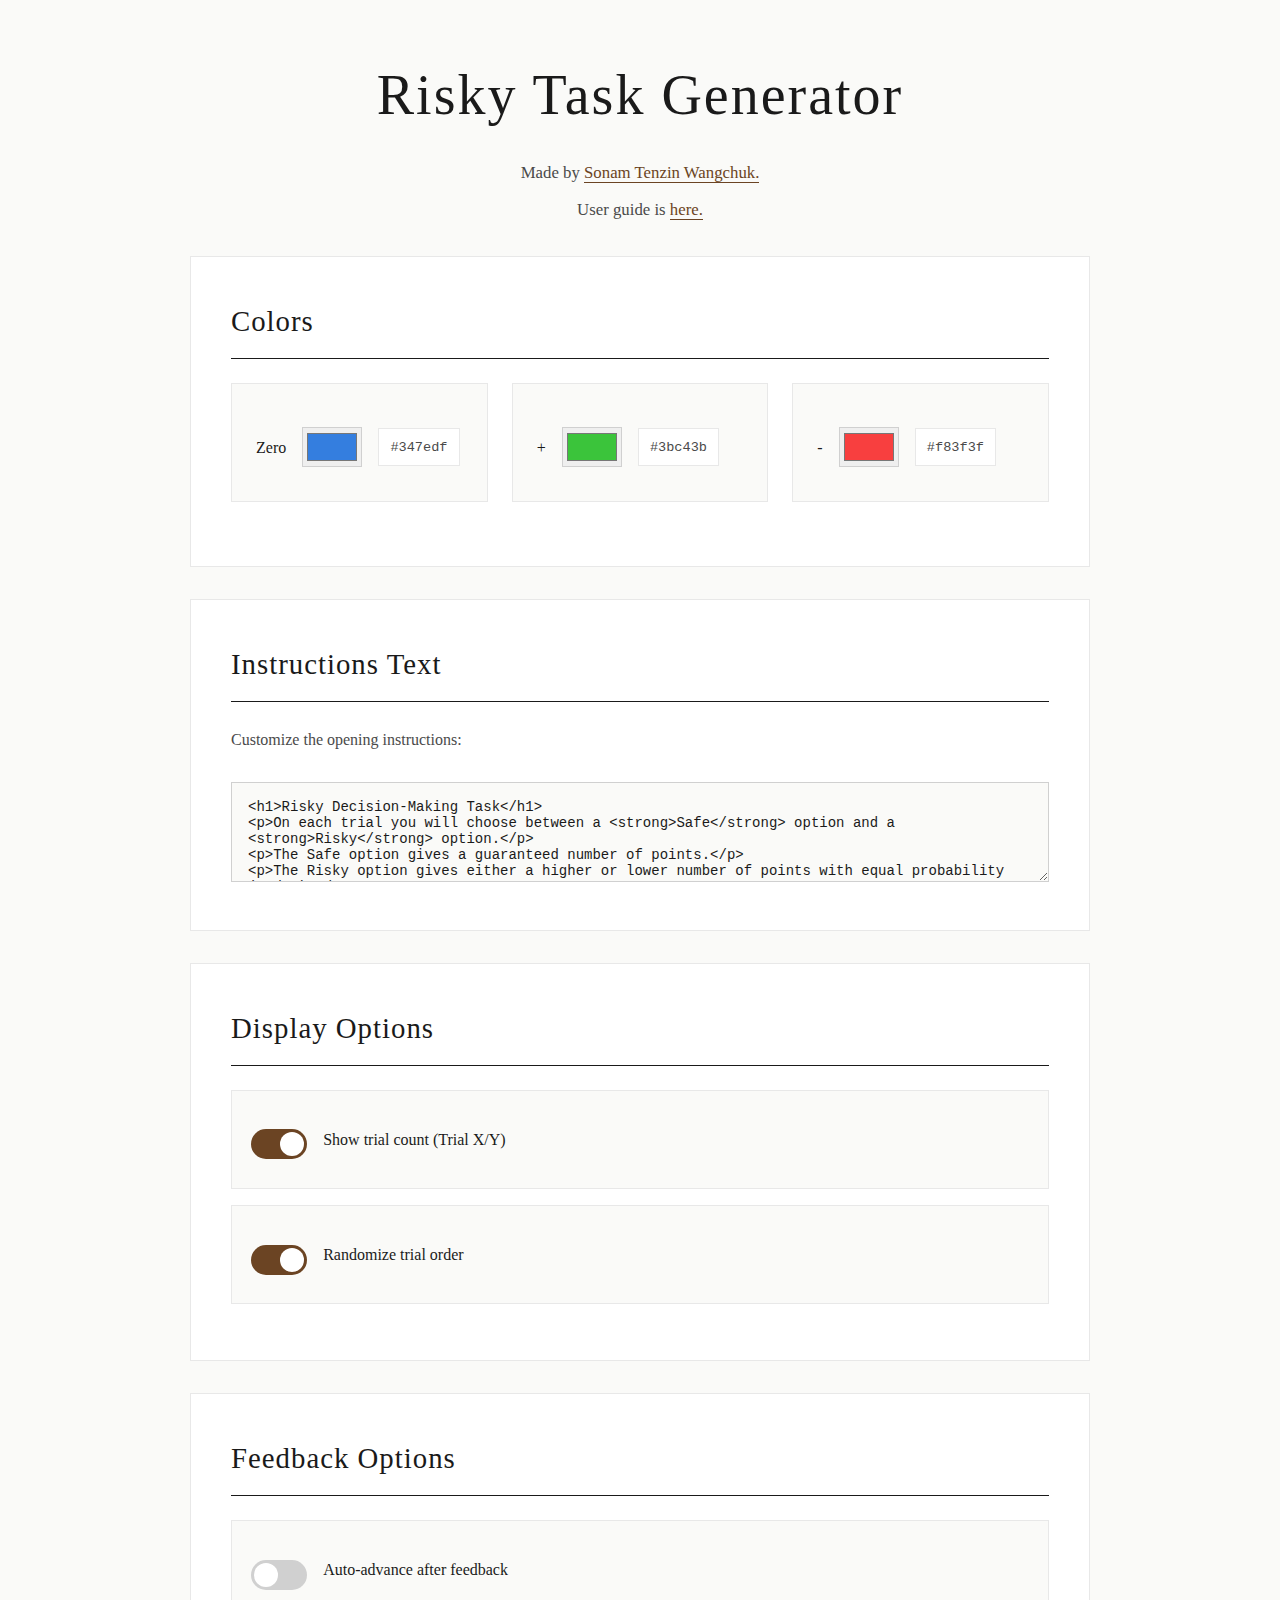
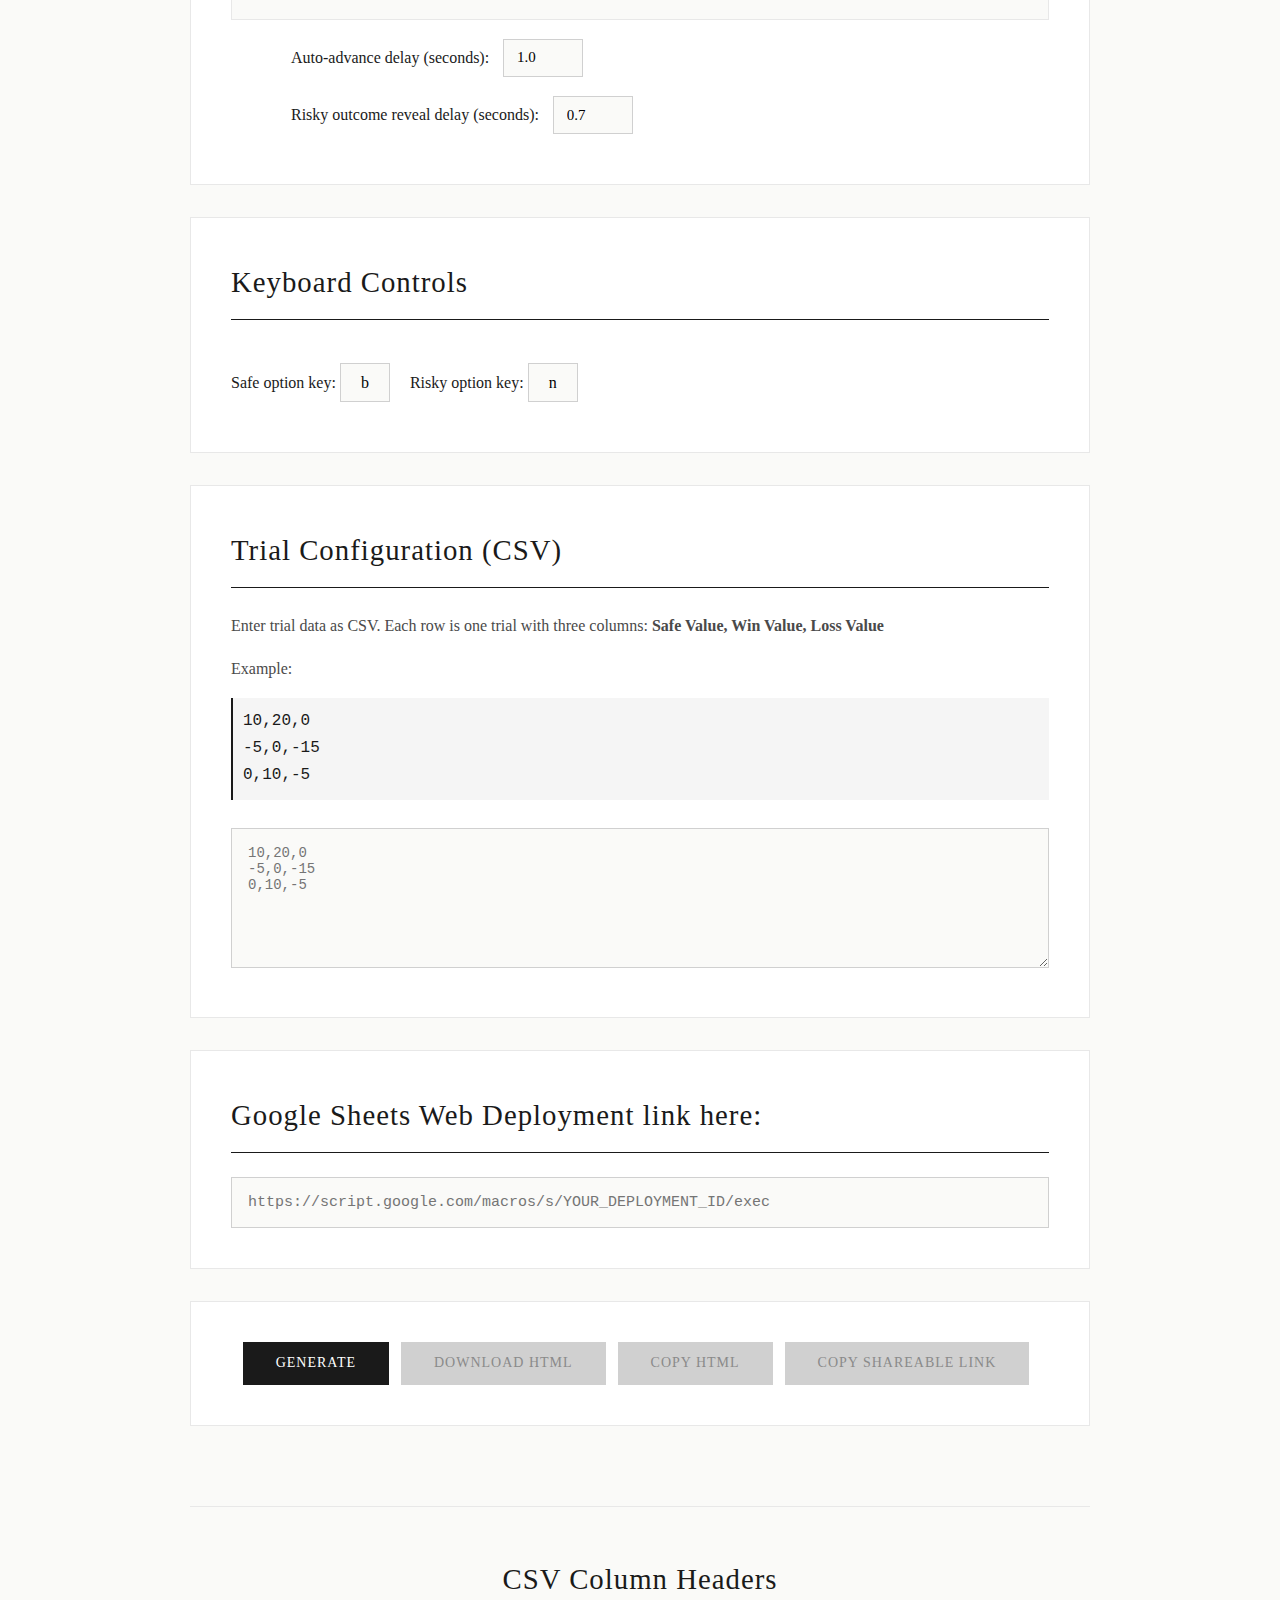
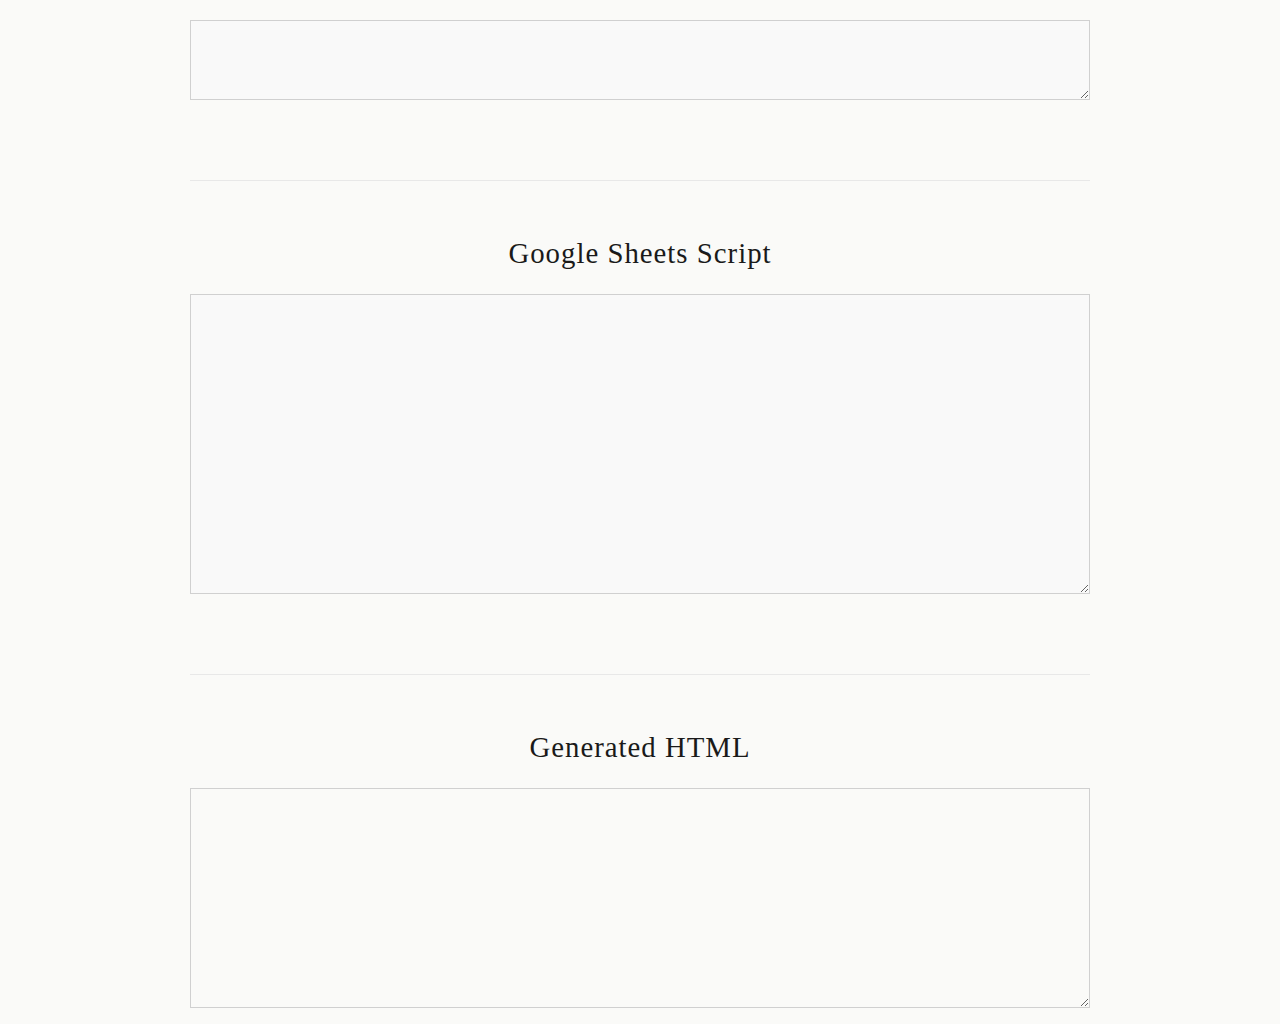
<file: ExperimentBuilder/index.html>
<!doctype html>
<html lang="en">
<head>
  <meta charset="utf-8" />
  <title>Risky Task Generator</title>
  <meta name="viewport" content="width=device-width,initial-scale=1" />
  <link rel="stylesheet" href="./styles.css" />
</head>
<body>
  <h1>Risky Task Generator</h1>
  <p>Made by <a href="https://stwangchuk.github.io/" class="blue-name" target="_blank" rel="noopener noreferrer">Sonam Tenzin Wangchuk.</a></p>
  <p>User guide is <a href="https://juvenile-plant-e5c.notion.site/Rutledge-Lab-Experiment-Builder-2a3e22c2828f80f7a72aebf9a0580637" class="blue-name" target="_blank" rel="noopener noreferrer">here.</a></p>


  <div class="section">
    <h3>Colors</h3>
    <div class="color-inputs">
      <div class="color-group">
        <label>Zero
          <input id="neutralColor" type="color" value="#347edf">
          <span id="nhex"></span>
        </label>
      </div>
      <div class="color-group">
        <label>+
          <input id="greenColor" type="color" value="#3bc43b">
          <span id="ghex"></span>
        </label>
      </div>
      <div class="color-group">
        <label>-
          <input id="redColor" type="color" value="#f83f3f">
          <span id="rhex"></span>
        </label>
      </div>
    </div>
  </div>

  <div class="section">
    <h3>Instructions Text</h3>
    <p>Customize the opening instructions:</p>
    <textarea id="instructionsInput" style="height: 100px;"><h1>Risky Decision-Making Task</h1>
<p>On each trial you will choose between a <strong>Safe</strong> option and a <strong>Risky</strong> option.</p>
<p>The Safe option gives a guaranteed number of points.</p>
<p>The Risky option gives either a higher or lower number of points with equal probability (50/50).</p>
<p>Try to earn as many points as possible.</p></textarea>
  </div>

  <div class="section">
    <h3>Display Options</h3>
    <div class="toggle-container">
      <label class="toggle-switch">
        <input type="checkbox" id="showTrialCount" checked>
        <span class="toggle-slider"></span>
      </label>
      <label for="showTrialCount">Show trial count (Trial X/Y)</label>
    </div>
    <div class="toggle-container">
      <label class="toggle-switch">
        <input type="checkbox" id="randomizeTrials" checked>
        <span class="toggle-slider"></span>
      </label>
      <label for="randomizeTrials">Randomize trial order</label>
    </div>
  </div>

  <div class="section">
    <h3>Feedback Options</h3>
    <div class="toggle-container">
      <label class="toggle-switch">
        <input type="checkbox" id="autoAdvance">
        <span class="toggle-slider"></span>
      </label>
      <label for="autoAdvance">Auto-advance after feedback</label>
    </div>
    <div style="margin-top: 15px; margin-left: 60px;">
      <label>Auto-advance delay (seconds):
        <input id="autoAdvanceDelay" type="number" min="0.5" max="10" step="0.1" value="1.0" style="width: 80px; margin-left: 10px;">
      </label>
    </div>
    <div style="margin-top: 15px; margin-left: 60px;">
      <label>Risky outcome reveal delay (seconds):
        <input id="riskyRevealDelay" type="number" min="0" max="5" step="0.1" value="0.7" style="width: 80px; margin-left: 10px;">
      </label>
    </div>
  </div>

  <div class="section">
    <h3>Keyboard Controls</h3>
    <div style="display: flex; gap: 20px;">
      <label>Safe option key:
        <input id="safeKey" type="text" maxlength="1" value="b" style="width: 50px; text-align: center; font-size: 16px;">
      </label>
      <label>Risky option key:
        <input id="riskyKey" type="text" maxlength="1" value="n" style="width: 50px; text-align: center; font-size: 16px;">
      </label>
    </div>
  </div>

  <div class="section">
    <h3>Trial Configuration (CSV)</h3>
    <p>Enter trial data as CSV. Each row is one trial with three columns: <strong>Safe Value, Win Value, Loss Value</strong></p>
    <p>Example:</p>
    <pre style="background: #f5f5f5; padding: 10px;">10,20,0
-5,0,-15
0,10,-5</pre>
    <textarea id="csvInput" placeholder="10,20,0
-5,0,-15
0,10,-5"></textarea>
  </div>

  <div class="section">
    <h3>Google Sheets Web Deployment link here:</h3>
    <input id="googleSheetsUrl" type="text" placeholder="https://script.google.com/macros/s/YOUR_DEPLOYMENT_ID/exec">
  </div>

  <div style="margin-top:12px;">
    <button id="generateBtn">Generate</button>
    <button id="downloadBtn" disabled>Download HTML</button>
    <button id="copyBtn" disabled>Copy HTML</button>
    <button id="copyLinkBtn" disabled>Copy Shareable Link</button>
    <a id="openLink" href="#" target="_blank" style="display:none;">Open generated experiment</a>
  </div>

  <h3>CSV Column Headers</h3>
  <textarea id="csvHeaders" readonly style="height: 80px; background: #f9f9f9;"></textarea>

  <h3>Google Sheets Script</h3>
  <textarea id="googleScript" readonly style="height: 300px; background: #f9f9f9;"></textarea>

  <h3>Generated HTML</h3>
  <textarea id="output" readonly></textarea>

  <script>
    function parseCSV(csvText) {
      const lines = csvText.trim().split('\n').filter(line => line.trim());
      const trials = [];
      for (let line of lines) {
        const values = line.split(',').map(v => v.trim());
        if (values.length >= 3) {
          trials.push({
            safe: parseFloat(values[0]),
            win: parseFloat(values[1]),
            loss: parseFloat(values[2])
          });
        }
      }
      return trials;
    }

function generateTemplate(neutralColor, greenColor, redColor, trials, instructionsText, safeKey, riskyKey, showTrialCount, randomizeTrials, autoAdvance, autoAdvanceDelay, riskyRevealDelay, googleSheetsUrl) {
      const bt = '`';
      const ds = '$';
      const trialsJson = JSON.stringify(trials);

      return `<!doctype html>
<html lang="en">
<head>
  <meta charset="utf-8" />
  <title>Risky Decision Task</title>
  <meta name="viewport" content="width=device-width,initial-scale=1" />
  <link rel="stylesheet" href="https://unpkg.com/jspsych@6.3.1/css/jspsych.css" />
  <script src="https://unpkg.com/jspsych@6.3.1/jspsych.js"><` + `/script>
  <script src="https://unpkg.com/jspsych@6.3.1/plugins/jspsych-html-keyboard-response.js"><` + `/script>
  <style>
    body {
      font-family: system-ui, -apple-system, Roboto, "Segoe UI", Arial;
      padding: 0;
      margin: 0;
      background: #f5f5f5;
      height: 100vh;
      overflow: hidden;
    }

    .jspsych-display-element {
      height: 100vh;
      display: flex;
      flex-direction: column;
    }

    .instructions {
      max-width: 800px;
      background: white;
      padding: 40px;
      border-radius: 12px;
      box-shadow: 0 4px 20px rgba(0,0,0,0.1);
      margin: auto;
    }

    .trial-container {
      min-height: 600px;
      display: flex;
      flex-direction: column;
      justify-content: center;
      align-items: center;
      padding: 20px;
    }

    .trial-header {
      margin-bottom: 40px;
      text-align: center;
      transition: opacity 0.3s ease;
    }

    .trial-count {
      font-size: 24px;
      color: #666;
      margin-bottom: 20px;
    }

    .choice-container {
      display: flex;
      justify-content: center;
      align-items: center;
      gap: 120px;
      padding: 20px;
      height: auto;
    }

    .choice-box,
    .risky-option {
      width: 300px;
      height: 240px;
      border-radius: 20px;
      display: flex;
      justify-content: center;
      align-items: center;
      background-color: white;
      border: 3px solid black;
      box-shadow: 0 8px 25px rgba(0,0,0,0.2);
      transition: opacity 0.3s ease, transform 0.3s ease;
      cursor: pointer;
    }

    .risky-box {
      display: flex;
      flex-direction: column;
      justify-content: space-between;
      align-items: center;
      height: auto;    
      gap: 30px;
      transition: opacity 0.3s ease;
    }

    .choice-value,
    .risky-value {
      font-size: 80px;
      font-weight: bold;
      text-shadow: none;
    }
  </style>
</head>
<body>
  <div id="jspsych-target"></div>

  <script>
  (function() {
    const urlParams = new URLSearchParams(window.location.search);
    const prolificId = urlParams.get("PROLIFIC_PID") || "NA";
    const studyId = urlParams.get("STUDY_ID") || "NA";
    const sessionId = urlParams.get("SESSION_ID") || "NA";
    const GOOGLE_SHEETS_URL = "${googleSheetsUrl}";
    
    function shuffleArray(array) {
      for (let i = array.length - 1; i > 0; i--) {
        const j = Math.floor(Math.random() * (i + 1));
        [array[i], array[j]] = [array[j], array[i]];
      }
    }

    function getValueColor(value, neutralColor, positiveColor, negativeColor) {
      if (value === 0) return neutralColor;
      return value > 0 ? positiveColor : negativeColor;
    }

    const trialConfigs = ${trialsJson};
    ${randomizeTrials ? 'shuffleArray(trialConfigs);' : ''}

    const TRIAL_COUNT = trialConfigs.length;
    const SAFE_KEY = '${safeKey}';
    const RISKY_KEY = '${riskyKey}';
    const SHOW_TRIAL_COUNT = ${showTrialCount};
    const AUTO_ADVANCE = ${autoAdvance};
    const AUTO_ADVANCE_DELAY = ${autoAdvanceDelay * 1000};
    const RISKY_REVEAL_DELAY = ${riskyRevealDelay * 1000};
    const NEUTRAL_COLOR = '${neutralColor}';
    const POSITIVE_COLOR = '${greenColor}';
    const NEGATIVE_COLOR = '${redColor}';
    const RANDOMIZE_TRIALS = ${randomizeTrials};

    let timeline = [];

    const instructions = {
      type: 'html-keyboard-response',
      stimulus: ${bt}<div class="instructions">${instructionsText}<p style="margin-top: 30px; padding: 20px; background: #f0f0f0; border-radius: 8px; font-size: 18px;"><strong>Controls:</strong> Press <kbd>${ds}{SAFE_KEY.toUpperCase()}</kbd> for Safe, <kbd>${ds}{RISKY_KEY.toUpperCase()}</kbd> for Risky</p><p style="text-align: center; margin-top: 20px; font-size: 16px; color: #666;">Press Space to Continue</p></div>${bt},
      choices: [' ']
    };
    timeline.push(instructions);

    for (let t = 0; t < TRIAL_COUNT; t++) {
      const config = trialConfigs[t];
      
      timeline.push({
        type: 'html-keyboard-response',
        stimulus: function() {
          let trialNum = t + 1;
          const trialCountHtml = SHOW_TRIAL_COUNT ? ${bt}<div class="trial-count">Trial ${ds}{trialNum} / ${ds}{TRIAL_COUNT}</div>${bt} : '';
          
          const safeColor = getValueColor(config.safe, NEUTRAL_COLOR, POSITIVE_COLOR, NEGATIVE_COLOR);
          const winColor = getValueColor(config.win, NEUTRAL_COLOR, POSITIVE_COLOR, NEGATIVE_COLOR);
          const lossColor = getValueColor(config.loss, NEUTRAL_COLOR, POSITIVE_COLOR, NEGATIVE_COLOR);
          
          return ${bt}<div class="trial-container">
<div class="trial-header" id="trial-header">
${ds}{trialCountHtml}
<h2 style="font-size: 32px; margin: 0;">Choose an option:</h2>
</div>
<div class="choice-container">
<div class="choice-box" id="safe-box">
  <div class="choice-value" style="color: ${ds}{safeColor};">${ds}{config.safe}</div>
</div>
<div class="risky-box" id="risky-box">
<div class="risky-option" id="win-box">
  <div class="risky-value" style="color: ${ds}{winColor};">${ds}{config.win}</div>
</div>
<div class="risky-option" id="loss-box">
  <div class="risky-value" style="color: ${ds}{lossColor};">${ds}{config.loss}</div>
</div>
</div>
</div>
</div>${bt};
        },
        choices: [SAFE_KEY, RISKY_KEY],
        data: { 
          task: 'risky_choice', 
          trial_number: t + 1, 
          safe_value: config.safe, 
          win_value: config.win, 
          loss_value: config.loss,
          show_trial_count: SHOW_TRIAL_COUNT,
          randomize_trials: RANDOMIZE_TRIALS,
          auto_advance: AUTO_ADVANCE,
          risky_reveal_delay: RISKY_REVEAL_DELAY
        },
        on_finish: function(data) {
          if (jsPsych.pluginAPI.compareKeys(data.response, SAFE_KEY)) {
            data.choice = 'safe';
            data.outcome = config.safe;
          } else {
            data.choice = 'risky';
            data.outcome = Math.random() < 0.5 ? config.loss : config.win;
          }
          data.rt_seconds = (data.rt / 1000).toFixed(3);
        }
      });

      // Delay screen for risky choice only
      timeline.push({
        type: 'html-keyboard-response',
        stimulus: function() {
          const lastData = jsPsych.data.get().last(1).values()[0];
          const riskySelected = lastData.choice === 'risky';
          
          if (!riskySelected) return '';
          
          const safeColor = getValueColor(lastData.safe_value, NEUTRAL_COLOR, POSITIVE_COLOR, NEGATIVE_COLOR);
          const winColor = getValueColor(lastData.win_value, NEUTRAL_COLOR, POSITIVE_COLOR, NEGATIVE_COLOR);
          const lossColor = getValueColor(lastData.loss_value, NEUTRAL_COLOR, POSITIVE_COLOR, NEGATIVE_COLOR);

          let trialNum = t + 1;
          const trialCountHtml = SHOW_TRIAL_COUNT ? ${bt}<div class="trial-count">Trial ${ds}{trialNum} / ${ds}{TRIAL_COUNT}</div>${bt} : '';

          return ${bt}
        <div class="trial-container">
          <div class="trial-header" style="opacity: 0;">
            ${ds}{trialCountHtml}
            <h2 style="font-size: 32px; margin: 0;">Choose an option:</h2>
          </div>
          <div class="choice-container">
            <div class="choice-box" id="safe-box" style="opacity: 0">
              <div class="choice-value" style="color: ${ds}{safeColor};">${ds}{lastData.safe_value}</div>
            </div>
            <div class="risky-box" id="risky-box" style="opacity: 1">
              <div class="risky-option">
                <div class="risky-value" style="color: ${ds}{winColor};">
                  ${ds}{lastData.win_value}
                </div>
              </div>
              <div class="risky-option">
                <div class="risky-value" style="color: ${ds}{lossColor};">
                  ${ds}{lastData.loss_value}
                </div>
              </div>
            </div>
          </div>
        </div>
      ${bt};
        },
        trial_duration: function() {
          const lastData = jsPsych.data.get().last(1).values()[0];
          return lastData.choice === 'risky' ? RISKY_REVEAL_DELAY : 1;
        },
        choices: jsPsych.NO_KEYS,
        data: { task: 'risky_delay' }
      });

      // Feedback screen
      timeline.push({
        type: 'html-keyboard-response',
        stimulus: function() {
          const lastData = jsPsych.data.get().filter({task: 'risky_choice'}).last(1).values()[0];
          const safeSelected = lastData.choice === 'safe';
          const riskySelected = lastData.choice === 'risky';
          const outcome = lastData.outcome;
          
          const safeColor = getValueColor(lastData.safe_value, NEUTRAL_COLOR, POSITIVE_COLOR, NEGATIVE_COLOR);
          const winColor = getValueColor(lastData.win_value, NEUTRAL_COLOR, POSITIVE_COLOR, NEGATIVE_COLOR);
          const lossColor = getValueColor(lastData.loss_value, NEUTRAL_COLOR, POSITIVE_COLOR, NEGATIVE_COLOR);

          const isWin = riskySelected && outcome === lastData.win_value;
          const isLoss = riskySelected && outcome === lastData.loss_value;

          let trialNum = t + 1;
          const trialCountHtml = SHOW_TRIAL_COUNT ? ${bt}<div class="trial-count">Trial ${ds}{trialNum} / ${ds}{TRIAL_COUNT}</div>${bt} : '';

          return ${bt}
      <div class="trial-container">
        <div class="trial-header" style="opacity: 0;">
          ${ds}{trialCountHtml}
          <h2 style="font-size: 32px; margin: 0;">Choose an option:</h2>
        </div>
        <div class="choice-container">
          <div class="choice-box" id="safe-box" style="opacity:${ds}{safeSelected ? 1 : 0.0}">
            <div class="choice-value" style="color: ${ds}{safeColor};">${ds}{lastData.safe_value}</div>
          </div>
          <div class="risky-box" id="risky-box" style="opacity:${ds}{riskySelected ? 1 : 0.0}">
            <div class="risky-option" style="opacity:${ds}{isWin ? 1 : 0}">
              <div class="risky-value" style="color: ${ds}{winColor};">
                ${ds}{lastData.win_value}
              </div>
            </div>
            <div class="risky-option" style="opacity:${ds}{isLoss ? 1 : 0}">
              <div class="risky-value" style="color: ${ds}{lossColor};">
                ${ds}{lastData.loss_value}
              </div>
            </div>
          </div>
        </div>
      </div>
    ${bt};
        },
        trial_duration: AUTO_ADVANCE ? AUTO_ADVANCE_DELAY : null,
        choices: AUTO_ADVANCE ? jsPsych.NO_KEYS : jsPsych.ALL_KEYS,
        data: { task: 'feedback' }
      });
    }

    timeline.push({
      type: 'html-keyboard-response',
      stimulus: function() {
        const total = jsPsych.data.get().filter(d => typeof d.outcome !== 'undefined').select('outcome').sum();
        return ${bt}<div style="text-align: center; padding: 40px; height: 100vh; display: flex; flex-direction: column; justify-content: center; align-items: center;"><h2 style="font-size: 48px;">All done!</h2><p style="font-size: 32px;">Your total score: <strong>${ds}{total}</strong> points.</p><p style="font-size: 24px;">Thank you for participating.</p><p style="font-size: 18px; color: #666; margin-top: 40px;">Press any key to finish</p></div>${bt};
      },
      choices: jsPsych.ALL_KEYS,
      on_finish: function() {
        const trialData = jsPsych.data.get().filter(d => d.task === 'risky_choice').values();

        const validTrials = trialData.filter(row => 
          row.trial_number !== undefined && 
          row.choice !== undefined
        );

        const payload = {
          prolificId: prolificId,
          studyId: studyId,
          sessionId: sessionId,
          trials: validTrials 
        };

        if (GOOGLE_SHEETS_URL && GOOGLE_SHEETS_URL.trim() !== "") {
          fetch(GOOGLE_SHEETS_URL, {
            method: "POST",
            mode: "no-cors",
            headers: { "Content-Type": "application/json" },
            body: JSON.stringify(payload)
          })
          .then(() => {
            console.log("Data sent to Google Sheets");
            alert("Thank you! Your responses have been recorded.\\n\\nParticipant ID: " + prolificId);
          })
          .catch(err => {
            console.error("Error sending data:", err);
            alert("Data collection complete. Note: Connection to server could not be verified.\\n\\nParticipant ID: " + prolificId);
          });
        } else {
          console.log("No Google Sheets URL configured - downloading CSV locally");
          
          // Generate CSV content - only include actual trial choice data
          const headers = [
            'timestamp',
            'prolificId',
            'studyId',
            'sessionId',
            'trial_number',
            'safe_value',
            'win_value',
            'loss_value',
            'choice',
            'outcome',
            'rt_seconds',
            'show_trial_count',
            'randomize_trials',
            'auto_advance',
            'risky_reveal_delay'
          ];
          
          let csvContent = headers.join(',') + '\\n';
          
          // **The filter is already applied above, so we just use validTrials**
          validTrials.forEach(row => {
            const rowData = [
              '"' + new Date().toISOString() + '"',
              '"' + prolificId + '"',
              '"' + studyId + '"',
              '"' + sessionId + '"',
              row.trial_number,
              row.safe_value,
              row.win_value,
              row.loss_value,
              '"' + row.choice + '"',
              row.outcome,
              row.rt_seconds,
              row.show_trial_count,
              row.randomize_trials,
              row.auto_advance,
              row.risky_reveal_delay
            ];
            csvContent += rowData.join(',') + '\\n';
          });
          
          // Download CSV
          const blob = new Blob([csvContent], { type: 'text/csv' });
          const url = URL.createObjectURL(blob);
          const a = document.createElement('a');
          a.href = url;
          a.download = 'risky_task_data_' + prolificId + '_' + new Date().getTime() + '.csv';
          document.body.appendChild(a);
          a.click();
          document.body.removeChild(a);
          URL.revokeObjectURL(url);
          
          alert("Thank you! Your data has been downloaded as a CSV file.\\n\\nParticipant ID: " + prolificId);
        }
      }
    });

    jsPsych.init({
      timeline,
      display_element: 'jspsych-target'
    });
  })();
  <` + `/script>
</body>
</html>`;
    }

    const neutralInput = document.getElementById('neutralColor');
    const greenInput = document.getElementById('greenColor');
    const redInput = document.getElementById('redColor');
    const nhex = document.getElementById('nhex');
    const ghex = document.getElementById('ghex');
    const rhex = document.getElementById('rhex');
    const csvInput = document.getElementById('csvInput');
    const instructionsInput = document.getElementById('instructionsInput');
    const safeKeyInput = document.getElementById('safeKey');
    const riskyKeyInput = document.getElementById('riskyKey');
    const showTrialCountCheckbox = document.getElementById('showTrialCount');
    const randomizeTrialsCheckbox = document.getElementById('randomizeTrials');
    const autoAdvanceCheckbox = document.getElementById('autoAdvance');
    const autoAdvanceDelayInput = document.getElementById('autoAdvanceDelay');
    const riskyRevealDelayInput = document.getElementById('riskyRevealDelay');
    const googleSheetsUrlInput = document.getElementById('googleSheetsUrl');
    const generateBtn = document.getElementById('generateBtn');
    const downloadBtn = document.getElementById('downloadBtn');
    const copyBtn = document.getElementById('copyBtn');
    const copyLinkBtn = document.getElementById('copyLinkBtn');
    const output = document.getElementById('output');
    const csvHeaders = document.getElementById('csvHeaders');
    const googleScript = document.getElementById('googleScript');
    const openLink = document.getElementById('openLink');

    function updateHexDisplays() {
      nhex.textContent = ' ' + neutralInput.value;
      ghex.textContent = ' ' + greenInput.value;
      rhex.textContent = ' ' + redInput.value;
    }
    updateHexDisplays();
    neutralInput.addEventListener('input', updateHexDisplays);
    greenInput.addEventListener('input', updateHexDisplays);
    redInput.addEventListener('input', updateHexDisplays);

    let generatedBlobUrl = null;

    function revokePrevious() {
      if (generatedBlobUrl) {
        try { URL.revokeObjectURL(generatedBlobUrl); } catch(e){/*ignore*/ }
        generatedBlobUrl = null;
      }
    }

    generateBtn.addEventListener('click', () => {
      revokePrevious();
      const neutralColor = neutralInput.value;
      const greenColor = greenInput.value;
      const redColor = redInput.value;
      const instructionsText = instructionsInput.value;
      const safeKey = safeKeyInput.value.trim() || 'b';
      const riskyKey = riskyKeyInput.value.trim() || 'n';
      const showTrialCount = showTrialCountCheckbox.checked;
      const randomizeTrials = randomizeTrialsCheckbox.checked;
      const autoAdvance = autoAdvanceCheckbox.checked;
      const autoAdvanceDelay = parseFloat(autoAdvanceDelayInput.value) || 1.0;
      const riskyRevealDelay = parseFloat(riskyRevealDelayInput.value) || 0.2;
      const googleSheetsUrl = googleSheetsUrlInput.value.trim();
      const trials = parseCSV(csvInput.value);
      
      if (trials.length === 0) {
        alert('Please enter trial configuration data in the CSV field.');
        return;
      }
      
      const html = generateTemplate(neutralColor, greenColor, redColor, trials, instructionsText, safeKey, riskyKey, showTrialCount, randomizeTrials, autoAdvance, autoAdvanceDelay, riskyRevealDelay, googleSheetsUrl);
      output.value = html;

      // Generate CSV headers
      const headers = [
        'timestamp',
        'prolificId',
        'studyId',
        'sessionId',
        'trial_number',
        'safe_value',
        'win_value',
        'loss_value',
        'choice',
        'outcome',
        'rt_seconds',
        'show_trial_count',
        'randomize_trials',
        'auto_advance',
        'risky_reveal_delay'
      ];
      csvHeaders.value = headers.join(',');

      // Generate Google Sheets script
      const scriptTemplate = `function doPost(e) {
  try {
    const sheet = SpreadsheetApp.getActiveSpreadsheet().getSheetByName('Sheet1');
    
    if (!sheet) {
      return ContentService.createTextOutput(JSON.stringify({
        status: "error",
        message: "Sheet1 not found"
      })).setMimeType(ContentService.MimeType.JSON);
    }
    
    const data = JSON.parse(e.postData.contents);
    
    const prolificId = data.prolificId || "NA";
    const studyId = data.studyId || "NA";
    const sessionId = data.sessionId || "NA";
    const rows = data.trials;
    
    if (!rows || rows.length === 0) {
      return ContentService.createTextOutput(JSON.stringify({
        status: "error",
        message: "No trial data received"
      })).setMimeType(ContentService.MimeType.JSON);
    }
    
    rows.forEach(row => {
      sheet.appendRow([
        new Date(),
        prolificId,
        studyId,
        sessionId,
        row.trial_number,
        row.safe_value,
        row.win_value,
        row.loss_value,
        row.choice,
        row.outcome,
        row.rt_seconds,
        row.show_trial_count,
        row.randomize_trials,
        row.auto_advance,
        row.risky_reveal_delay
      ]);
    });
    
    return ContentService.createTextOutput(JSON.stringify({
      status: "success",
      rowsAdded: rows.length
    })).setMimeType(ContentService.MimeType.JSON);
    
  } catch (error) {
    return ContentService.createTextOutput(JSON.stringify({
      status: "error",
      message: error.toString()
    })).setMimeType(ContentService.MimeType.JSON);
  }
}`;
      googleScript.value = scriptTemplate;

      downloadBtn.disabled = false;
      copyBtn.disabled = false;
      copyLinkBtn.disabled = false;
      const blob = new Blob([html], {type:'text/html'});
      generatedBlobUrl = URL.createObjectURL(blob);
      openLink.href = generatedBlobUrl;
      openLink.classList.add('open-link-visible');
    });

    downloadBtn.addEventListener('click', () => {
      const blob = new Blob([output.value], {type:'text/html'});
      const url = URL.createObjectURL(blob);
      const a = document.createElement('a');
      a.href = url;
      a.download = 'risky_task.html';
      a.click();
      URL.revokeObjectURL(url);
    });

    copyBtn.addEventListener('click', () => {
      output.select();
      document.execCommand('copy');
      alert('HTML copied to clipboard!');
    });

    copyLinkBtn.addEventListener('click', () => {
      if (output.value) {
        const base64 = btoa(unescape(encodeURIComponent(output.value)));
        const dataUrl = 'data:text/html;base64,' + base64;
        
        navigator.clipboard.writeText(dataUrl).then(() => {
          alert('Data URL copied! You can paste it into any browser to open the experiment.');
        });
      }
    });
  </script>
</body>
</html>
</file>
<file: ExperimentBuilder/styles.css>
* {
  box-sizing: border-box;
}

body {
  font-family: 'Cormorant Garamond', 'Crimson Text', Georgia, serif;
  padding: 0;
  margin: 0;
  background: #fafaf8;
  min-height: 100vh;
  color: #1a1a1a;
  line-height: 1.7;
}

h1 {
  text-align: center;
  color: #1a1a1a;
  font-size: 3.5em;
  font-weight: 400;
  margin: 3rem 0 1rem;
  letter-spacing: 2px;
}

body > p {
  text-align: center;
  color: #4a4a4a;
  font-size: 1.05em;
  max-width: 800px;
  margin: 0.5rem auto;
  font-weight: 300;
}

.blue-name {
  color: #6b4423;
  text-decoration: none;
  font-weight: 400;
  transition: color 0.3s ease;
  border-bottom: 1px solid #6b4423;
}

.blue-name:hover {
  color: #8b5a3c;
  border-bottom-color: #8b5a3c;
}

.section {
  background: #ffffff;
  margin: 2rem auto;
  max-width: 900px;
  padding: 2.5rem;
  border: 1px solid #e8e8e8;
  transition: border-color 0.3s ease;
}

.section:hover {
  border-color: #6b4423;
}

.section h3 {
  color: #1a1a1a;
  font-size: 1.8em;
  font-weight: 400;
  margin-top: 0;
  margin-bottom: 1.5rem;
  padding-bottom: 0.75rem;
  border-bottom: 1px solid #1a1a1a;
  letter-spacing: 1px;
}

.section p {
  color: #4a4a4a;
  margin: 1rem 0;
  font-size: 1em;
}

label {
  display: block;
  margin: 1.2rem 0 0.6rem;
  color: #1a1a1a;
  font-weight: 400;
  font-size: 1em;
}

textarea {
  width: 100%;
  margin-top: 0.8rem;
  font-family: 'Courier New', Courier, monospace;
  font-size: 14px;
  padding: 1rem;
  border: 1px solid #d0d0d0;
  background: #fafaf8;
  color: #1a1a1a;
  transition: border-color 0.3s ease;
  resize: vertical;
}

textarea:focus {
  outline: none;
  border-color: #6b4423;
}

input[type="text"],
input[type="number"] {
  padding: 0.6rem 0.8rem;
  border: 1px solid #d0d0d0;
  font-size: 15px;
  transition: border-color 0.3s ease;
  background: #fafaf8;
  font-family: 'Cormorant Garamond', Georgia, serif;
}

input[type="text"]:focus,
input[type="number"]:focus {
  outline: none;
  border-color: #6b4423;
}

input[type="color"] {
  width: 60px;
  height: 40px;
  border: 1px solid #d0d0d0;
  cursor: pointer;
  transition: border-color 0.3s ease;
}

input[type="color"]:hover {
  border-color: #6b4423;
}

button {
  margin: 0.5rem 0.5rem 0.5rem 0;
  padding: 0.8rem 2rem;
  background: #1a1a1a;
  color: #ffffff;
  border: 1px solid #1a1a1a;
  font-size: 14px;
  font-weight: 400;
  cursor: pointer;
  transition: all 0.3s ease;
  font-family: 'Cormorant Garamond', Georgia, serif;
  letter-spacing: 1px;
  text-transform: uppercase;
}

button:hover {
  background: #6b4423;
  border-color: #6b4423;
}

button:active {
  background: #4a2f18;
}

button:disabled {
  background: #d0d0d0;
  border-color: #d0d0d0;
  cursor: not-allowed;
  color: #8a8a8a;
}

button:disabled:hover {
  background: #d0d0d0;
  border-color: #d0d0d0;
}

button:focus {
  outline: 2px solid #6b4423;
  outline-offset: 2px;
}

.open-link-visible {
  display: inline-block !important;
  margin-top: 1.5rem !important;
}

#openLink {
  margin-left: 1.5rem;
  padding: 0.8rem 2rem;
  background: #ffffff;
  color: #1a1a1a;
  text-decoration: none;
  border: 1px solid #1a1a1a;
  font-weight: 400;
  transition: all 0.3s ease;
  font-family: 'Cormorant Garamond', Georgia, serif;
  letter-spacing: 1px;
  text-transform: uppercase;
  font-size: 14px;
  display: none; 
}

#openLink:hover {
  background: #1a1a1a;
  color: #ffffff;
}

.color-inputs {
  display: grid;
  grid-template-columns: repeat(auto-fit, minmax(250px, 1fr));
  gap: 1.5rem;
  margin: 1.5rem 0;
}

.color-group {
  background: #fafaf8;
  padding: 1.5rem;
  border: 1px solid #e8e8e8;
  transition: border-color 0.3s ease;
}

.color-group:hover {
  border-color: #6b4423;
}

.color-group label {
  display: flex;
  align-items: center;
  gap: 1rem;
  font-size: 1em;
}

.color-group span {
  font-family: 'Courier New', Courier, monospace;
  font-size: 0.85em;
  color: #4a4a4a;
  background: #ffffff;
  padding: 0.4rem 0.7rem;
  border: 1px solid #e8e8e8;
}

#csvInput {
  height: 140px;
}

#output {
  height: 220px;
}

#csvHeaders,
#googleScript {
  background: #fafaf8;
  color: #1a1a1a;
  border: 1px solid #d0d0d0;
}

pre {
  background: #fafaf8;
  padding: 1rem;
  border-left: 2px solid #1a1a1a;
  overflow-x: auto;
  color: #1a1a1a;
  font-family: 'Courier New', Courier, monospace;
}

.toggle-container {
  display: flex;
  align-items: center;
  gap: 1rem;
  margin: 1rem 0;
  padding: 1.2rem;
  background: #fafaf8;
  border: 1px solid #e8e8e8;
  transition: border-color 0.3s ease;
}

.toggle-container:hover {
  border-color: #d0d0d0;
}

.toggle-container label:not(.toggle-switch) {
  margin: 0;
  flex: 1;
  font-weight: 400;
}

.toggle-switch {
  position: relative;
  display: inline-block;
  width: 56px;
  height: 30px;
  flex-shrink: 0;
}

.toggle-switch input {
  opacity: 0;
  width: 0;
  height: 0;
}

.toggle-slider {
  position: absolute;
  cursor: pointer;
  top: 0;
  left: 0;
  right: 0;
  bottom: 0;
  background-color: #d0d0d0;
  transition: 0.3s;
  border-radius: 30px;
}

.toggle-slider:before {
  position: absolute;
  content: "";
  height: 24px;
  width: 24px;
  left: 3px;
  bottom: 3px;
  background-color: white;
  transition: 0.3s;
  border-radius: 50%;
}

input:checked + .toggle-slider {
  background: #6b4423;
}

input:checked + .toggle-slider:before {
  transform: translateX(26px);
}

#googleSheetsUrl {
  width: 100%;
  padding: 1rem;
  font-size: 15px;
  border: 1px solid #d0d0d0;
  background: #fafaf8;
  transition: border-color 0.3s ease;
  font-family: 'Courier New', Courier, monospace;
}

#googleSheetsUrl:focus {
  outline: none;
  border-color: #6b4423;
}

#linkInfo {
  text-align: center;
  max-width: 900px;
  margin: 1rem auto;
  color: #4a4a4a;
  background: #ffffff;
  padding: 1rem;
  border: 1px solid #e8e8e8;
}

div[style*="margin-top:12px"] {
  text-align: center;
  max-width: 900px;
  margin: 2rem auto !important;
  padding: 2rem;
  background: #ffffff;
  border: 1px solid #e8e8e8;
}

body > h3 {
  max-width: 900px;
  margin: 5rem auto 1rem;
  color: #1a1a1a;
  font-size: 1.8em;
  text-align: center;
  font-weight: 400;
  letter-spacing: 1px;
  padding-top: 3rem;
  border-top: 1px solid #e8e8e8;
}

body > h3:first-of-type {
  margin-top: 5rem;
}

body > textarea {
  max-width: 900px;
  margin: 1rem auto;
  display: block;
}
</file>
